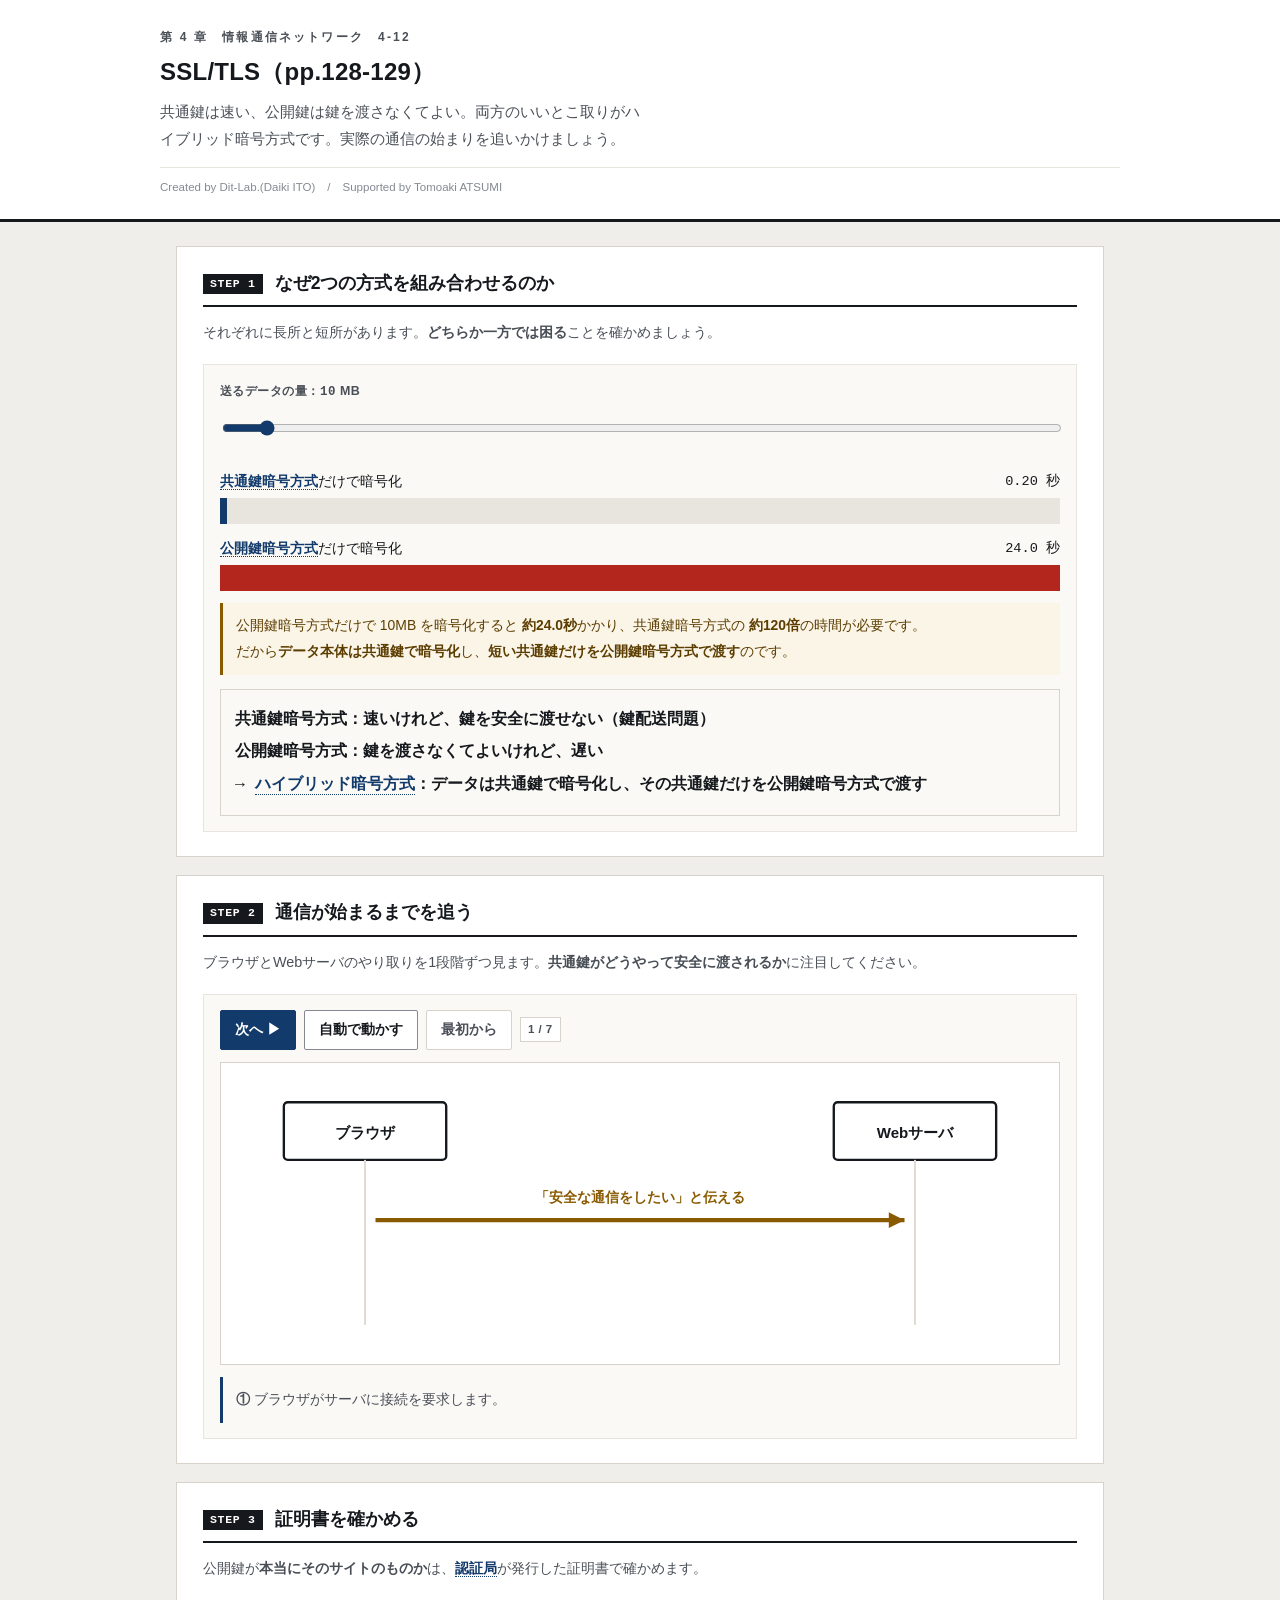
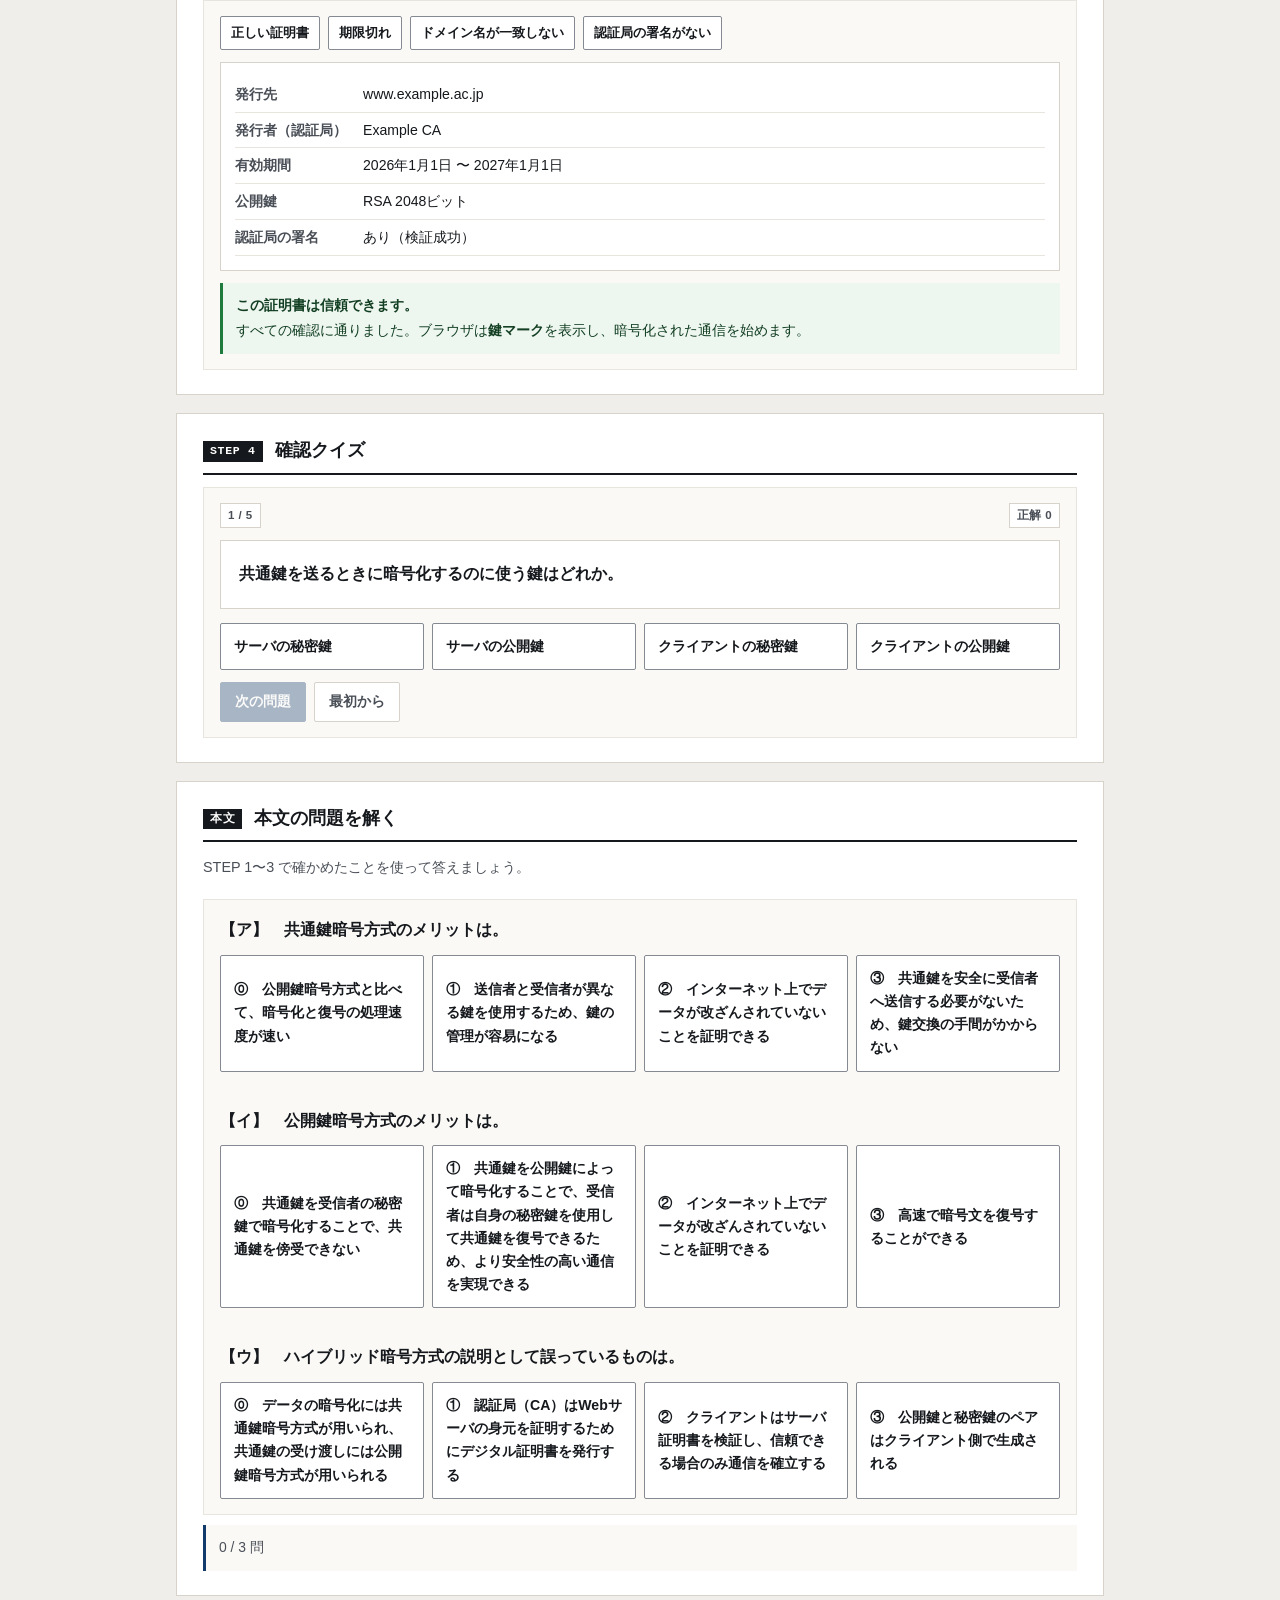
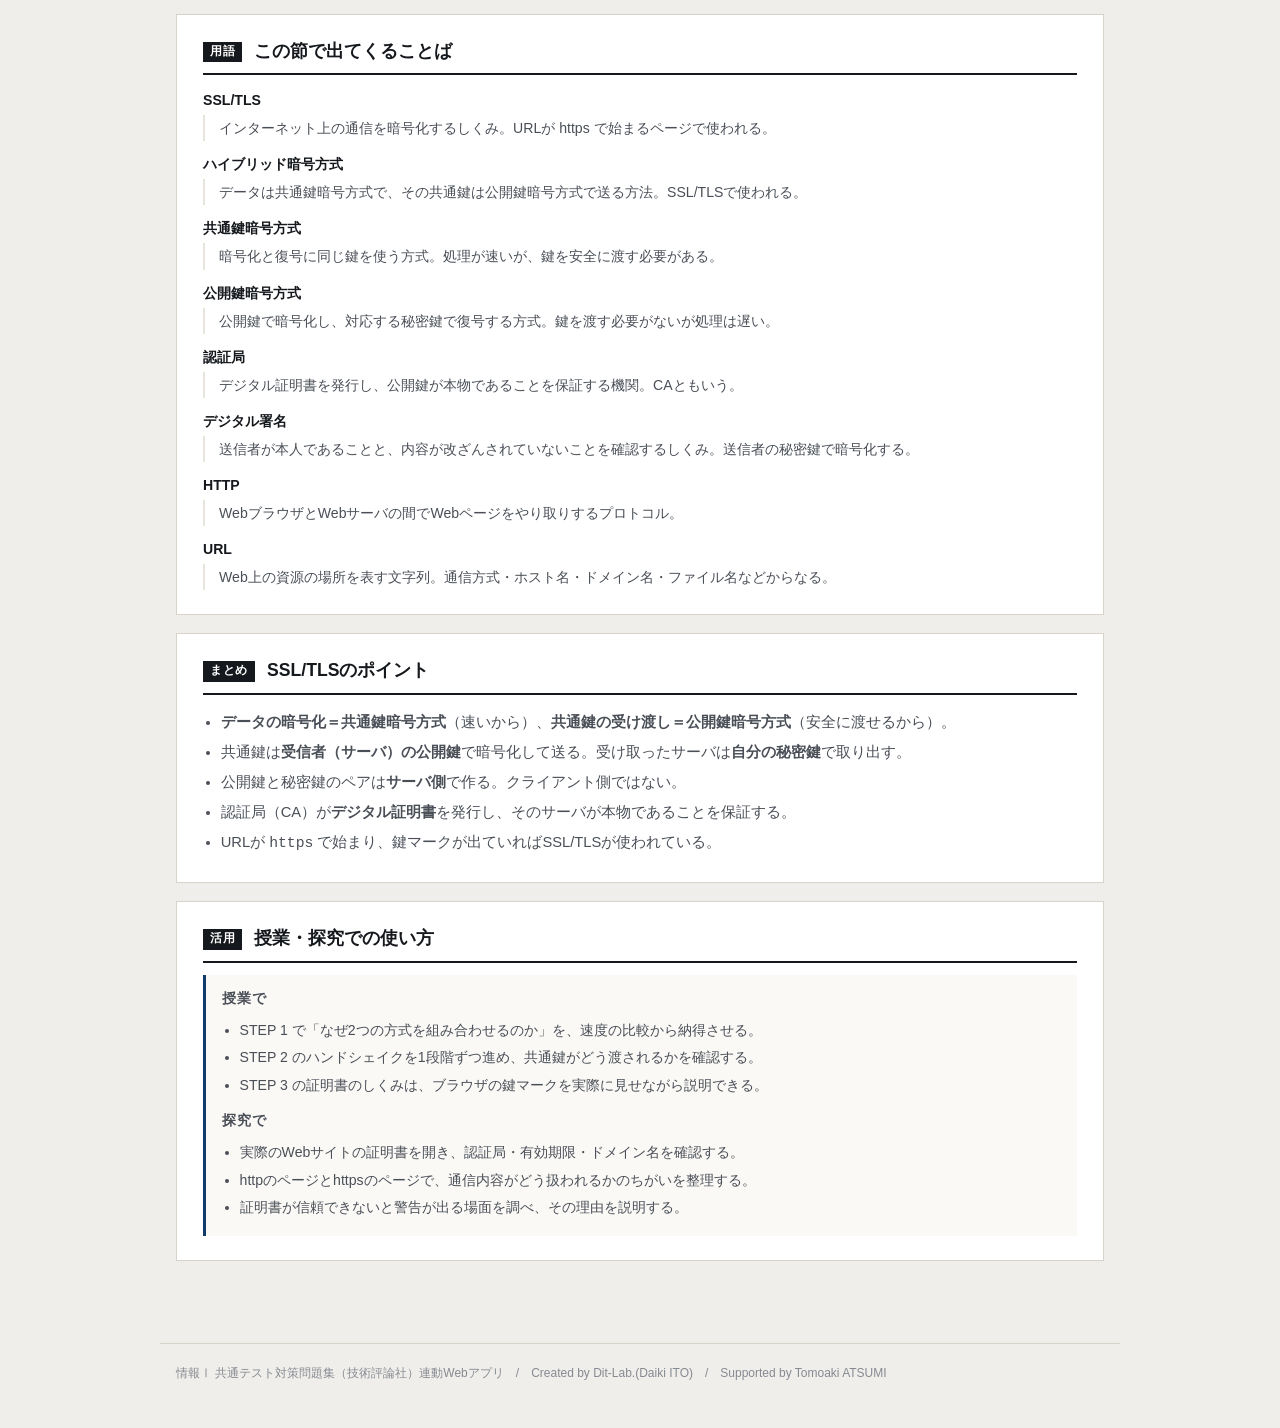
<file: index.html>
<!DOCTYPE html>
<html lang="ja">
<head>
<meta charset="UTF-8">
<meta name="viewport" content="width=device-width, initial-scale=1.0">
<title>SSL/TLS｜情報Ⅰ共通テスト対策問題集</title>
<meta name="description" content="共通鍵は速い、公開鍵は鍵を渡さなくてよい。両方のいいとこ取りがハイブリッド暗号方式です。実際の通信の始まりを追いかけましょう。">
<link rel="icon" href="data:image/svg+xml,%3Csvg xmlns=%22http://www.w3.org/2000/svg%22 viewBox=%220 0 32 32%22%3E%3Crect width=%2232%22 height=%2232%22 fill=%22%2315181c%22/%3E%3Ctext x=%2216%22 y=%2222%22 font-size=%2218%22 font-family=%22monospace%22 fill=%22%23fff%22 text-anchor=%22middle%22%3E01%3C/text%3E%3C/svg%3E">
<link rel="stylesheet" href="css/style.css?v=1b60c856">
<link rel="stylesheet" href="css/app.css?v=a0bccf3b">
</head>
<body>

<header class="app-header">
  <div class="inner">
    <span class="eyebrow">第 4 章　情報通信ネットワーク　4-12</span>
    <h1>SSL/TLS（pp.128-129）</h1>
    <p class="lead">共通鍵は速い、公開鍵は鍵を渡さなくてよい。両方のいいとこ取りがハイブリッド暗号方式です。実際の通信の始まりを追いかけましょう。</p>
    <p class="credit">Created by Dit-Lab.(Daiki ITO)　/　Supported by Tomoaki ATSUMI</p>
  </div>
</header>

<main class="wrap">
  <section class="step" id="step1">
    <h2><span class="no">STEP 1</span>なぜ2つの方式を組み合わせるのか</h2>
    <p class="desc">それぞれに長所と短所があります。<strong>どちらか一方では困る</strong>ことを確かめましょう。</p>

    <div class="panel">
      <label class="fld" for="dataMb">送るデータの量：<span class="mono" id="dataMbV">10</span> MB</label>
      <input type="range" id="dataMb" min="1" max="200" step="1" value="10">
      <div style="margin-top:14px">
        <div style="display:flex;justify-content:space-between;font-size:.85rem"><span><span class="term" data-t="共通鍵暗号方式">共通鍵暗号方式</span>だけで暗号化</span><span class="mono" id="tCommon"></span></div>
        <div class="speedbar"><i id="barCommon"></i></div>
      </div>
      <div style="margin-top:12px">
        <div style="display:flex;justify-content:space-between;font-size:.85rem"><span><span class="term" data-t="公開鍵暗号方式">公開鍵暗号方式</span>だけで暗号化</span><span class="mono" id="tPublic"></span></div>
        <div class="speedbar"><i id="barPublic" class="slow"></i></div>
      </div>
      <div class="note" id="speedNote" style="margin-top:12px"></div>
      <div class="eqbox" style="margin-top:14px;text-align:left;line-height:2">
        共通鍵暗号方式：<strong>速い</strong>けれど、鍵を安全に渡せない（鍵配送問題）<br>
        公開鍵暗号方式：鍵を渡さなくてよいけれど、<strong>遅い</strong><br>
        → <strong><span class="term" data-t="ハイブリッド暗号方式">ハイブリッド暗号方式</span></strong>：データは共通鍵で暗号化し、<strong>その共通鍵だけ</strong>を公開鍵暗号方式で渡す
      </div>
    </div>
  </section>

  <section class="step" id="step2">
    <h2><span class="no">STEP 2</span>通信が始まるまでを追う</h2>
    <p class="desc">ブラウザとWebサーバのやり取りを1段階ずつ見ます。<strong>共通鍵がどうやって安全に渡されるか</strong>に注目してください。</p>
    <div class="panel">
      <div class="btn-row" style="margin-bottom:12px">
        <button class="btn primary" id="hsNext">次へ ▶</button>
        <button class="btn" id="hsAuto">自動で動かす</button>
        <button class="btn ghost" id="hsReset">最初から</button>
        <span class="badge" id="hsStage"></span>
      </div>
      <div id="hsBox"></div>
      <div class="note" id="hsNote" style="margin-top:12px"></div>
    </div>
  </section>

  <section class="step" id="step3">
    <h2><span class="no">STEP 3</span>証明書を確かめる</h2>
    <p class="desc">公開鍵が<strong>本当にそのサイトのものか</strong>は、<span class="term" data-t="認証局">認証局</span>が発行した証明書で確かめます。</p>
    <div class="panel">
      <div class="btn-row" style="margin-bottom:12px">
        <button class="btn sm" data-cert="ok">正しい証明書</button>
        <button class="btn sm" data-cert="expired">期限切れ</button>
        <button class="btn sm" data-cert="name">ドメイン名が一致しない</button>
        <button class="btn sm" data-cert="self">認証局の署名がない</button>
      </div>
      <div class="certcard" id="certCard"></div>
      <div class="note" id="certNote" style="margin-top:12px"></div>
    </div>
  </section>

  <section class="step" id="step4">
    <h2><span class="no">STEP 4</span>確認クイズ</h2>
    <div class="panel">
      <div class="qhead">
        <span class="badge" id="qProgress">1 / 1</span>
        <span class="badge">正解 <span class="score" id="qScore">0</span></span>
      </div>
      <div class="card-q"><div class="q-scene" id="qText"></div></div>
      <div class="choice4" id="qChoices"></div>
      <div class="note" id="qFb" hidden style="margin-top:12px"></div>
      <div class="btn-row" style="margin-top:12px">
        <button class="btn primary" id="qNext" disabled>次の問題</button>
        <button class="btn ghost" id="qReset">最初から</button>
      </div>
    </div>
  </section>

  <section class="step" id="stepBook">
    <h2><span class="no">本文</span>本文の問題を解く</h2>
    <p class="desc">STEP 1〜3 で確かめたことを使って答えましょう。</p>
    <div class="panel" id="bookBox"></div>
    <div class="note" id="bookNote" style="margin-top:10px"></div>
  </section>

  <section class="step" id="glossary">
    <h2><span class="no">用語</span>この節で出てくることば</h2>
    <div id="glossBox"></div>
  </section>

  <section class="step">
    <h2><span class="no">まとめ</span>SSL/TLSのポイント</h2>
    <ul style="margin:0;padding-left:1.2em;color:var(--ink-2);font-size:.92rem;line-height:2.05">
      <li><strong>データの暗号化＝共通鍵暗号方式</strong>（速いから）、<strong>共通鍵の受け渡し＝公開鍵暗号方式</strong>（安全に渡せるから）。</li>
      <li>共通鍵は<strong>受信者（サーバ）の公開鍵</strong>で暗号化して送る。受け取ったサーバは<strong>自分の秘密鍵</strong>で取り出す。</li>
      <li>公開鍵と秘密鍵のペアは<strong>サーバ側</strong>で作る。クライアント側ではない。</li>
      <li>認証局（CA）が<strong>デジタル証明書</strong>を発行し、そのサーバが本物であることを保証する。</li>
      <li>URLが <span class="mono">https</span> で始まり、鍵マークが出ていればSSL/TLSが使われている。</li>
    </ul>
  </section>

  <section class="step">
    <h2><span class="no">活用</span>授業・探究での使い方</h2>
    <div class="use-note">
      <h3>授業で</h3>
      <ul>
        <li>STEP 1 で「なぜ2つの方式を組み合わせるのか」を、速度の比較から納得させる。</li>
        <li>STEP 2 のハンドシェイクを1段階ずつ進め、共通鍵がどう渡されるかを確認する。</li>
        <li>STEP 3 の証明書のしくみは、ブラウザの鍵マークを実際に見せながら説明できる。</li>
      </ul>
      <h3 style="margin-top:12px">探究で</h3>
      <ul>
        <li>実際のWebサイトの証明書を開き、認証局・有効期限・ドメイン名を確認する。</li>
        <li>httpのページとhttpsのページで、通信内容がどう扱われるかのちがいを整理する。</li>
        <li>証明書が信頼できないと警告が出る場面を調べ、その理由を説明する。</li>
      </ul>
    </div>
  </section>

</main>

<footer class="app-footer">
  情報Ⅰ 共通テスト対策問題集（技術評論社）連動Webアプリ　/　Created by Dit-Lab.(Daiki ITO)　/　Supported by Tomoaki ATSUMI
</footer>

<script src="js/tools.js?v=c07db610"></script>
<script src="js/terms.js?v=92038844"></script>
<script src="js/quiz.js?v=13402362"></script>
<script src="js/app.js?v=13514d84"></script>
</body>
</html>
</file>
<file: css/style.css>
/* =========================================================
   情報Ⅰ 共通テスト対策問題集 — Web アプリ共通スタイル
   紙面（参考書）に寄せた設計。装飾色は使わず、色は意味を持つときだけ。
   ========================================================= */

:root{
  --paper:#ffffff;
  --paper-2:#faf9f6;      /* うすい紙 */
  --bg:#f0eeea;           /* 台紙 */
  --ink:#15181c;
  --ink-2:#4a4f57;
  --ink-3:#858a92;
  --rule:#d7d3cb;         /* 罫線 */
  --rule-2:#e8e5df;
  --accent:#123a6b;       /* 濃紺。主要操作と現在地だけに使う */
  --accent-w:#e9eef6;
  --zero:#c0392b;         /* 左＝0 */
  --one:#1d4ed8;          /* 右＝1 */
  --ok:#1f7a3d;   --ok-bg:#eef6f0;
  --ng:#b3261e;   --ng-bg:#fbefee;
  --warn:#8a5a00; --warn-bg:#fbf5e8;
  --font:"Hiragino Kaku Gothic ProN","Hiragino Sans","Yu Gothic Medium","Yu Gothic",
         "Noto Sans JP",Meiryo,-apple-system,BlinkMacSystemFont,sans-serif;
  --mono:"SFMono-Regular",Menlo,Consolas,"Courier New",monospace;
}

*{box-sizing:border-box}
[hidden]{display:none !important}
html{-webkit-text-size-adjust:100%}
body{
  margin:0; background:var(--bg); color:var(--ink);
  font-family:var(--font); font-size:16px; line-height:1.85;
  font-feature-settings:"palt" 1;
}
h1,h2,h3,h4{line-height:1.45; margin:0; font-weight:700}
p{margin:0 0 .75em} p:last-child{margin-bottom:0}
a{color:var(--accent)}

/* ---------- 標題 ---------- */
.app-header{background:var(--paper); border-bottom:3px solid var(--ink); padding:26px 20px 20px}
.app-header .inner{max-width:960px; margin:0 auto}
.app-header .eyebrow{
  font-size:.75rem; font-weight:700; color:var(--ink-2); letter-spacing:.18em;
  display:block; margin-bottom:7px;
}
.app-header h1{font-size:1.5rem; letter-spacing:.01em}
.app-header .lead{font-size:.92rem; color:var(--ink-2); margin-top:9px; max-width:60ch}
.app-header .credit{
  font-size:.72rem; color:var(--ink-3); margin-top:14px;
  padding-top:9px; border-top:1px solid var(--rule-2);
}

/* ---------- 版面 ---------- */
.wrap{max-width:960px; margin:0 auto; padding:24px 16px 64px}
.step{background:var(--paper); border:1px solid var(--rule); padding:24px 26px; margin-bottom:18px}
.step > h2{
  display:flex; align-items:baseline; gap:12px; font-size:1.1rem;
  padding-bottom:9px; border-bottom:2px solid var(--ink); margin-bottom:12px;
}
.step > h2 .no{
  flex:none; font-family:var(--mono); font-size:.72rem; font-weight:700;
  background:var(--ink); color:var(--paper); padding:2px 7px; letter-spacing:.06em;
  position:relative; top:-2px;
}
.step > .desc{color:var(--ink-2); font-size:.9rem; margin-bottom:18px}
.step[hidden]{display:none}

.grid{display:grid; gap:20px}
.grid > *{min-width:0}          /* 子の中身で列が広がるのを防ぐ */
@media(min-width:800px){ .grid.c2{grid-template-columns:1fr 1fr} }
@media(min-width:800px){ .grid.c21{grid-template-columns:1.45fr 1fr} }

.panel{border:1px solid var(--rule-2); background:var(--paper-2); padding:15px 16px; min-width:0}
.panel > h3{
  font-size:.8rem; font-weight:700; color:var(--ink-2); letter-spacing:.08em;
  margin-bottom:12px; padding-bottom:6px; border-bottom:1px solid var(--rule);
}

/* ---------- 部品 ---------- */
.btn{
  appearance:none; border:1px solid var(--ink-3); background:var(--paper); color:var(--ink);
  font-family:inherit; font-size:.88rem; font-weight:700; padding:8px 14px;
  border-radius:2px; cursor:pointer; min-height:40px; line-height:1.4;
  transition:background .12s, border-color .12s, color .12s;
}
.btn:hover:not(:disabled){background:var(--accent-w); border-color:var(--accent); color:var(--accent)}
.btn:disabled{opacity:.35; cursor:not-allowed}
.btn.primary{background:var(--accent); color:var(--paper); border-color:var(--accent)}
.btn.primary:hover:not(:disabled){background:#0d2c53; color:var(--paper)}
.btn.ghost{border-color:var(--rule); color:var(--ink-2)}
.btn.sm{font-size:.8rem; padding:5px 10px; min-height:34px}
.btn-row{display:flex; flex-wrap:wrap; gap:8px; align-items:center}

/* タブ（見出し下線式） */
.seg{display:flex; gap:0; border-bottom:1px solid var(--rule)}
.seg button{
  appearance:none; border:0; background:transparent; font-family:inherit; font-size:.88rem;
  font-weight:700; color:var(--ink-3); padding:9px 4px; margin-right:26px; cursor:pointer;
  border-bottom:3px solid transparent; margin-bottom:-1px; min-height:40px;
}
.seg button:hover{color:var(--ink-2)}
.seg button[aria-pressed="true"]{color:var(--ink); border-bottom-color:var(--accent)}

label.fld{display:block; font-size:.78rem; font-weight:700; color:var(--ink-2); margin-bottom:5px; letter-spacing:.04em}
input[type=text], textarea, input[type=number]{
  width:100%; font-family:inherit; font-size:1rem; color:var(--ink);
  border:1px solid var(--ink-3); border-radius:2px; padding:9px 11px;
  background:var(--paper); min-height:42px;
}
input:focus, textarea:focus{outline:2px solid var(--accent); outline-offset:-1px; border-color:var(--accent)}
.btn:focus-visible, .seg button:focus-visible, .node-card:focus-visible{outline:2px solid var(--accent); outline-offset:2px}
textarea{resize:vertical; line-height:1.7}
.mono{font-family:var(--mono)}

table.tbl{width:100%; border-collapse:collapse; font-size:.89rem}
table.tbl th, table.tbl td{border-bottom:1px solid var(--rule-2); padding:7px 10px; text-align:right}
table.tbl th:first-child, table.tbl td:first-child{text-align:left}
table.tbl thead th{border-bottom:1.5px solid var(--ink); font-size:.76rem; color:var(--ink-2); font-weight:700; white-space:nowrap}
.tbl-scroll{overflow-x:auto; -webkit-overflow-scrolling:touch; max-width:100%}

.note{padding:10px 13px; font-size:.87rem; border-left:3px solid var(--ink-3); background:var(--paper-2); overflow-wrap:break-word; word-break:break-word}
.note.ok{background:var(--ok-bg); border-left-color:var(--ok); color:#123f22}
.note.ng{background:var(--ng-bg); border-left-color:var(--ng); color:#6d1a15}
.note.info{background:var(--paper-2); border-left-color:var(--accent); color:var(--ink-2)}
.note.warn{background:var(--warn-bg); border-left-color:var(--warn); color:#5c3d00}
.note[hidden]{display:none}

.badge{
  display:inline-block; font-size:.72rem; font-weight:700; padding:1px 7px;
  border:1px solid var(--rule); color:var(--ink-2); background:var(--paper); letter-spacing:.04em;
}

/* 数値は罫線で仕切るだけ。カードにしない */
.metrics{display:flex; flex-wrap:wrap; gap:0; border-top:1px solid var(--rule)}
.metric{flex:1 1 130px; padding:11px 14px 11px 0; border-right:1px solid var(--rule-2)}
.metric:last-child{border-right:0}
.metric .k{font-size:.74rem; color:var(--ink-3); font-weight:700; letter-spacing:.05em}
.metric .v{font-size:1.6rem; font-weight:700; line-height:1.3; font-family:var(--mono); letter-spacing:-.01em}
.metric .s{font-size:.76rem; color:var(--ink-2)}

.bit0{color:var(--zero); font-weight:700}
.bit1{color:var(--one); font-weight:700}

.app-footer{
  max-width:960px; margin:0 auto; padding:18px 16px 44px; color:var(--ink-3);
  font-size:.75rem; border-top:1px solid var(--rule);
}
.sr-only{position:absolute;width:1px;height:1px;overflow:hidden;clip:rect(0 0 0 0);white-space:nowrap}

@media(max-width:640px){
  body{font-size:15px}
  .app-header{padding:20px 16px 16px}
  .app-header h1{font-size:1.16rem}
  .wrap{padding:16px 12px 52px}
  .step{padding:18px 15px}
  .seg button{margin-right:18px; font-size:.84rem}
  .metric{flex-basis:50%; border-right:0}
}
@media (prefers-reduced-motion:reduce){ *{animation:none!important; transition:none!important} }

/* ---------- 自分のデータ・共有・印刷 ---------- */
.toolbar{display:flex; flex-wrap:wrap; gap:8px; align-items:center; margin-top:12px;
  padding-top:12px; border-top:1px solid var(--rule-2)}
.toolbar .hint{font-size:.78rem; color:var(--ink-3)}
.paste-area{width:100%; min-height:110px; font-family:var(--mono); font-size:.86rem}
.use-note{background:var(--paper-2); border-left:3px solid var(--accent); padding:14px 16px; font-size:.88rem}
.use-note h3{font-size:.86rem; letter-spacing:.06em; margin-bottom:8px; color:var(--ink-2)}
.use-note ol, .use-note ul{margin:0; padding-left:1.25em; line-height:1.95; color:var(--ink-2)}

@media print{
  body{background:#fff}
  .app-header{border-bottom:2px solid #000}
  .step{border:1px solid #bbb; break-inside:avoid; page-break-inside:avoid; margin-bottom:12px}
  .btn, .seg, .toolbar, input[type=range]{display:none !important}
  .note{border-left-width:2px}
  a[href]:after{content:""}
}

/* ---------- 入力グリッド ---------- */
.dg-scroll{overflow:auto; -webkit-overflow-scrolling:touch; border:1px solid var(--rule); background:var(--paper); max-height:420px}
table.dg{border-collapse:collapse; font-family:var(--mono); font-size:.9rem; min-width:100%}
table.dg th, table.dg td{border:1px solid var(--rule-2); padding:0}
table.dg thead th{background:var(--paper-2); position:sticky; top:0; z-index:2}
table.dg .dg-n{background:var(--paper-2); color:var(--ink-3); font-size:.76rem; font-weight:400;
  text-align:center; min-width:34px; padding:0 4px; position:sticky; left:0; z-index:1}
table.dg .dg-corner{background:var(--paper-2); min-width:34px; position:sticky; left:0; z-index:3}
table.dg .dg-act{background:var(--paper-2); width:34px}
.dg-h, .dg-c{width:100%; min-width:96px; border:0; background:transparent; font-family:inherit;
  font-size:.9rem; padding:8px 9px; color:var(--ink); min-height:38px}
.dg-h{font-weight:700; font-family:var(--font); font-size:.82rem; color:var(--ink-2)}
.dg-c.num{text-align:right}
.dg-c:focus, .dg-h:focus{outline:2px solid var(--accent); outline-offset:-2px; background:var(--accent-w)}
.dg-del{border:0; background:transparent; color:var(--ink-3); cursor:pointer; width:32px; height:34px; font-size:1rem}
.dg-del:hover{color:var(--ng)}
.dg-tools{display:flex; flex-wrap:wrap; gap:8px; align-items:center; margin-top:10px}
.dg-hint{font-size:.76rem; color:var(--ink-3)}

/* ---------- ファイル読み込み ---------- */
.filebox{display:flex; flex-wrap:wrap; gap:10px; align-items:center; padding:12px;
  border:1px dashed var(--rule); background:var(--paper-2)}
.filebox input[type=file]{font-size:.85rem; font-family:inherit; max-width:100%}
.filebox .sel{max-width:220px}
.filelabel{display:inline-flex; align-items:center; gap:6px; font-size:.85rem; font-weight:700;
  border:1px solid var(--ink-3); background:var(--paper); padding:8px 14px; border-radius:2px; cursor:pointer; min-height:40px}
.filelabel:hover{border-color:var(--accent); color:var(--accent); background:var(--accent-w)}
.filelabel input{display:none}

/* ---------- 用語解説 ---------- */
.term{position:relative; border-bottom:1.5px dotted var(--accent); cursor:help; color:var(--accent); font-weight:700}
.term .term-pop{display:none; position:absolute; left:0; top:1.7em; z-index:50; width:min(300px,78vw);
  background:var(--paper); border:1px solid var(--ink-3); box-shadow:0 6px 20px rgba(0,0,0,.14);
  padding:10px 12px; font-size:.82rem; font-weight:400; color:var(--ink-2); line-height:1.75;
  border-left:3px solid var(--accent); cursor:auto; text-align:left}
.term .term-pop b{display:block; color:var(--ink); font-size:.86rem; margin-bottom:3px}
.term.open .term-pop{display:block}
dl.gloss{margin:0; font-size:.88rem}
dl.gloss dt{font-weight:700; color:var(--ink); margin-top:10px}
dl.gloss dt:first-child{margin-top:0}
dl.gloss dd{margin:2px 0 0; color:var(--ink-2); line-height:1.85; padding-left:1em; border-left:2px solid var(--rule-2)}
@media print{ .term{border-bottom:0; color:inherit} .term .term-pop{display:none !important} }

/* ---------- スマホ・タブレット ---------- */
@media (max-width:1024px){
  /* iOS で入力時に画面が勝手に拡大するのを防ぐ（16px 未満だとズームする） */
  input[type=text], input[type=number], textarea, select, .dg-c, .dg-h{ font-size:16px }
  .dg-c, .dg-h{ min-width:110px }
}
@media (max-width:820px){
  .grid.c2,.grid.c21{grid-template-columns:1fr}
  .dg-scroll{max-height:340px}
  .filebox{flex-direction:column; align-items:stretch}
  .filebox .sel{max-width:100%}
  .term .term-pop{left:auto; right:0; width:min(280px,86vw)}
}
@media (max-width:480px){
  .step > h2{font-size:1rem; flex-wrap:wrap}
  .metrics{gap:0}
  .metric{flex-basis:50%; padding-right:10px}
  .metric .v{font-size:1.3rem}
  .btn{padding:8px 12px}
  .dg-tools{gap:6px}
  .dg-hint{width:100%}
}
/* タッチ操作でのスクロールを滑らかに */
.tbl-scroll, .dg-scroll, .tree-box{ -webkit-overflow-scrolling:touch; overscroll-behavior-x:contain }

/* 幅指定つきの入力欄がスマートフォンではみ出さないようにする */
input[type=text], input[type=number], input[type=search], textarea, select{ max-width:100% }
.btn-row > label{ min-width:0; max-width:100% }
.btn-row > label input, .btn-row > label select{ max-width:100% }

/* 共通：○×判定・並べかえ（quiz.js 用） */
.abcde{border:1px solid var(--rule); border-radius:3px; overflow:hidden}
.abcde > div{border-top:1px solid var(--rule); padding:10px 12px}
.abcde > div:first-child{border-top:0}
.abcde .st{display:flex; gap:10px; align-items:flex-start; flex-wrap:wrap}
.abcde .st .k{font-weight:700; font-family:var(--mono); min-width:1.4em}
.abcde .st .t{flex:1; min-width:12em}
.abcde .jb{display:flex; gap:6px}
.abcde .jb .btn{min-width:3.4em; padding:6px 10px; text-align:center}
.prep{display:grid; grid-template-columns:repeat(auto-fit,minmax(150px,1fr)); gap:10px; margin-top:10px}
.prep .slot{border:1px dashed var(--ink-3); border-radius:3px; padding:10px; min-height:92px; background:var(--paper)}
.prep .slot.filled{border-style:solid}
.prep .slot .tag{font:700 .74rem/1.4 var(--mono); color:var(--accent); display:block; margin-bottom:6px}
.prep .slot .txt{font-size:.86rem; line-height:1.7}
.cards{display:flex; flex-wrap:wrap; gap:8px; margin-top:10px}
.cards .c{border:1px solid var(--ink-3); border-radius:3px; padding:9px 12px; background:var(--paper);
  cursor:pointer; font-size:.88rem; max-width:100%; text-align:left; font-family:inherit; color:var(--ink)}
.cards .c:hover{background:var(--warn-bg)}
.cards .c.used{opacity:.35; pointer-events:none}

/* --- 予想してから実行 --- */
.pmark{display:inline-block; background:var(--accent); color:#fff; font-size:.7rem; font-weight:700;
  letter-spacing:.08em; padding:2px 7px; border-radius:2px; margin-right:8px; vertical-align:2px}
input.pin{font-size:1.05rem; padding:7px 10px; border:1px solid var(--rule); border-radius:3px;
  width:9em; max-width:100%; background:#fff}
.btn-row .unit{color:var(--muted); font-size:.9rem}
.choice4 .btn.on{border-color:var(--accent); box-shadow:inset 0 0 0 1px var(--accent); font-weight:700}
/* 設問文の見出し（flex ではなく通常の段落。.qhead は左右振り分け用なので用途が別） */
.pq{margin:0 0 10px; font-weight:700; line-height:1.85}
</file>
<file: css/app.css>
.qhead{display:flex; justify-content:space-between; align-items:center; margin-bottom:12px}
.card-q{border:1px solid var(--rule); background:var(--paper); padding:18px; margin-bottom:14px}
.q-scene{font-size:1rem; font-weight:700; line-height:1.9}
.choice4{display:grid; gap:8px; grid-template-columns:repeat(auto-fit,minmax(160px,1fr))}
.choice4 .btn{text-align:left; line-height:1.65; padding:11px 13px}
.choice4 .btn.correct{background:var(--ok-bg); border-color:var(--ok); color:var(--ok)}
.choice4 .btn.wrong{background:var(--ng-bg); border-color:var(--ng); color:var(--ng)}
.choice4.locked{pointer-events:none}
.sel{width:100%; font-family:inherit; font-size:.95rem; padding:9px 11px; min-height:42px;
  border:1px solid var(--ink-3); border-radius:2px; background:var(--paper); color:var(--ink)}
input[type=range]{width:100%; accent-color:var(--accent); height:34px}
.why{font-size:.85rem; color:var(--ink-2); line-height:1.85}
.eqbox{font-family:var(--mono); font-size:1.02rem; font-weight:700; text-align:center; padding:14px;
  border:1px solid var(--rule); background:var(--paper-2); line-height:1.8}
.blankin{border:1.5px solid var(--accent); background:#fff; padding:6px 8px; text-align:center;
  font-family:var(--mono); min-height:38px; font-size:.95rem; max-width:120px}
.blankin.ok{border-color:var(--ok); background:var(--ok-bg)}
.blankin.ng{border-color:var(--ng); background:var(--ng-bg)}
table.tbl td .blankin{width:100%; max-width:none}
#hsBox{border:1px solid var(--rule); background:var(--paper); overflow-x:auto}
#hsBox svg{display:block; margin:0 auto}
svg .actor{fill:#fff; stroke:#15181c; stroke-width:1.8}
svg .atxt{font-size:11.5px; font-weight:700; text-anchor:middle; fill:#15181c}
svg .msg{font-size:10.5px; text-anchor:middle; fill:#4a4f57}
svg .msg.hot{fill:#8a5a00; font-weight:700}
svg .flow{stroke:#d7d3cb; stroke-width:2.2; fill:none}
svg .flow.hot{stroke:#8a5a00; stroke-width:3.4}
.speedbar{height:26px; background:var(--rule-2); overflow:hidden; margin-top:4px}
.speedbar i{display:block; height:100%; background:var(--accent); transition:width .5s ease}
.speedbar i.slow{background:var(--ng)}
.certcard{border:1px solid var(--rule); background:var(--paper); padding:14px; font-size:.88rem; line-height:1.9}
.certcard .row{display:grid; grid-template-columns:120px 1fr; gap:8px; padding:4px 0; border-bottom:1px solid var(--rule-2)}
.certcard .k{color:var(--ink-2); font-weight:700}
.certcard.bad{border-color:var(--ng); background:var(--ng-bg)}
</file>
